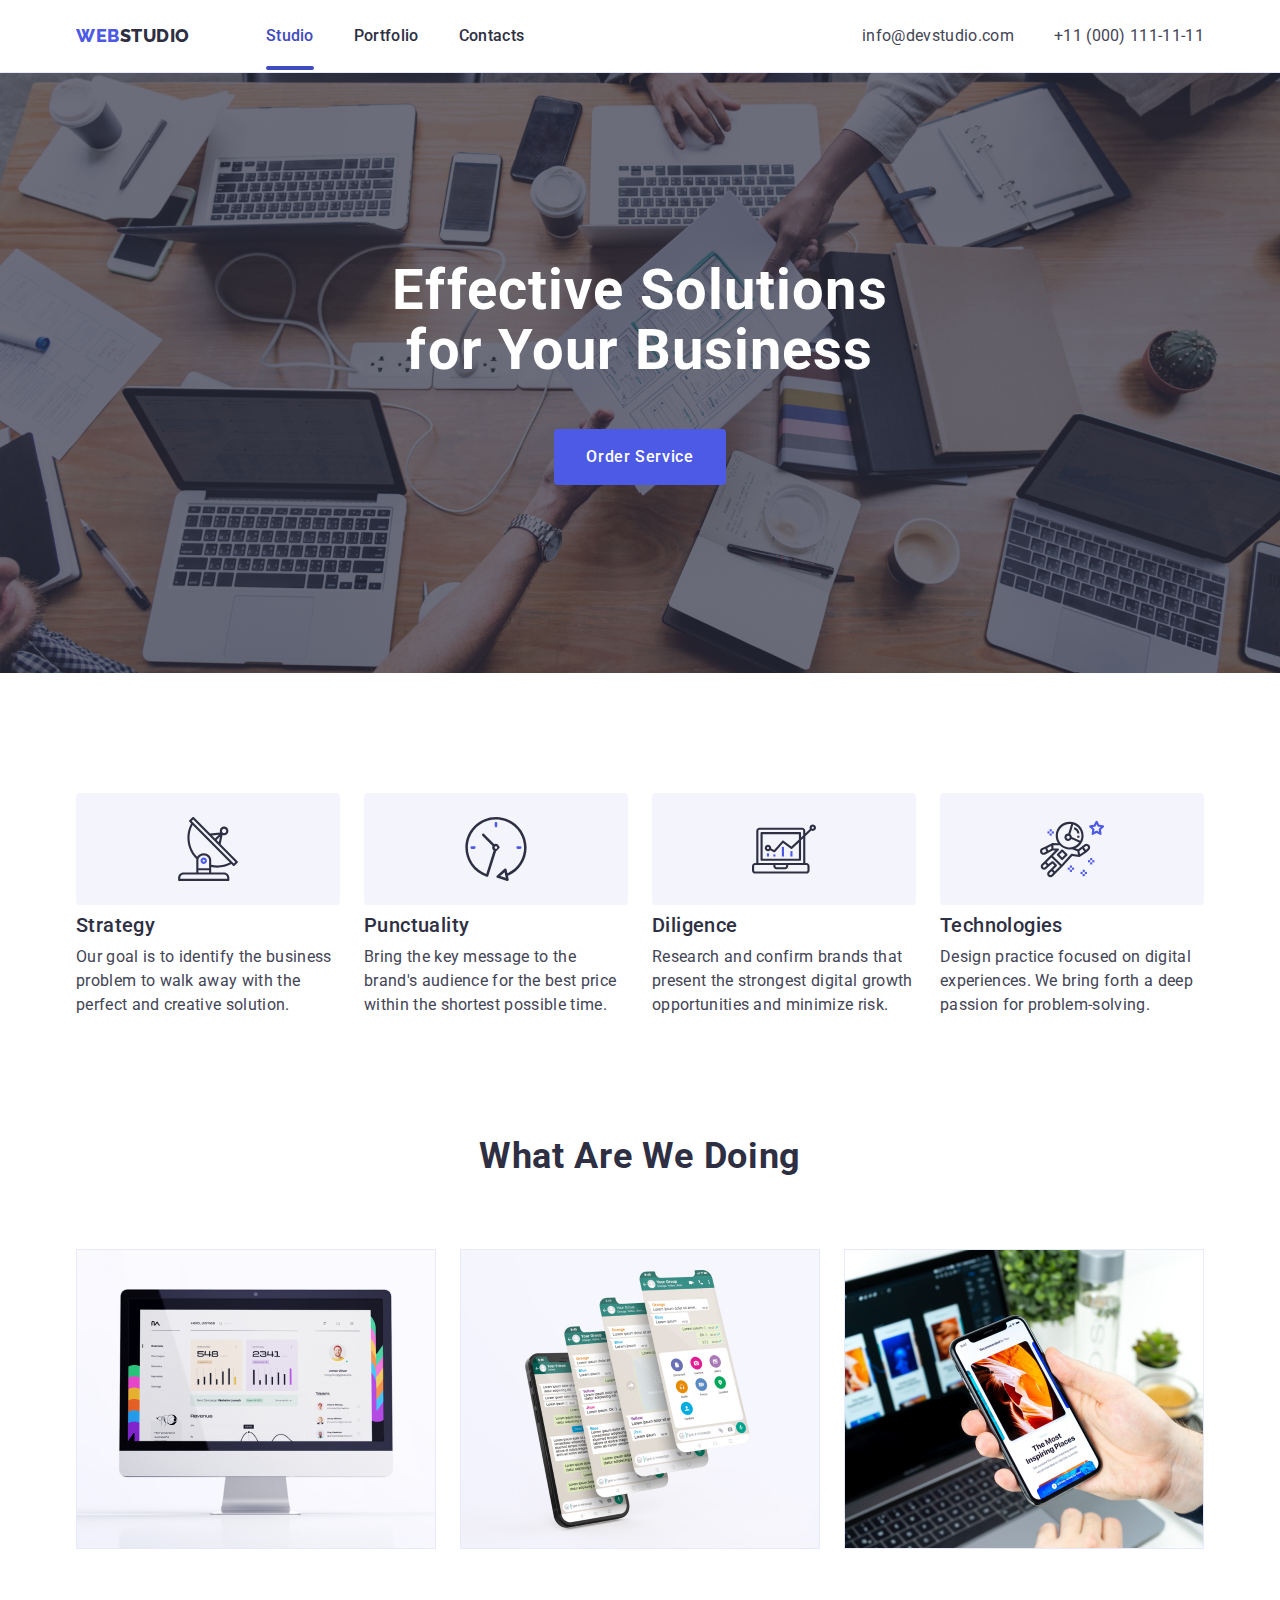
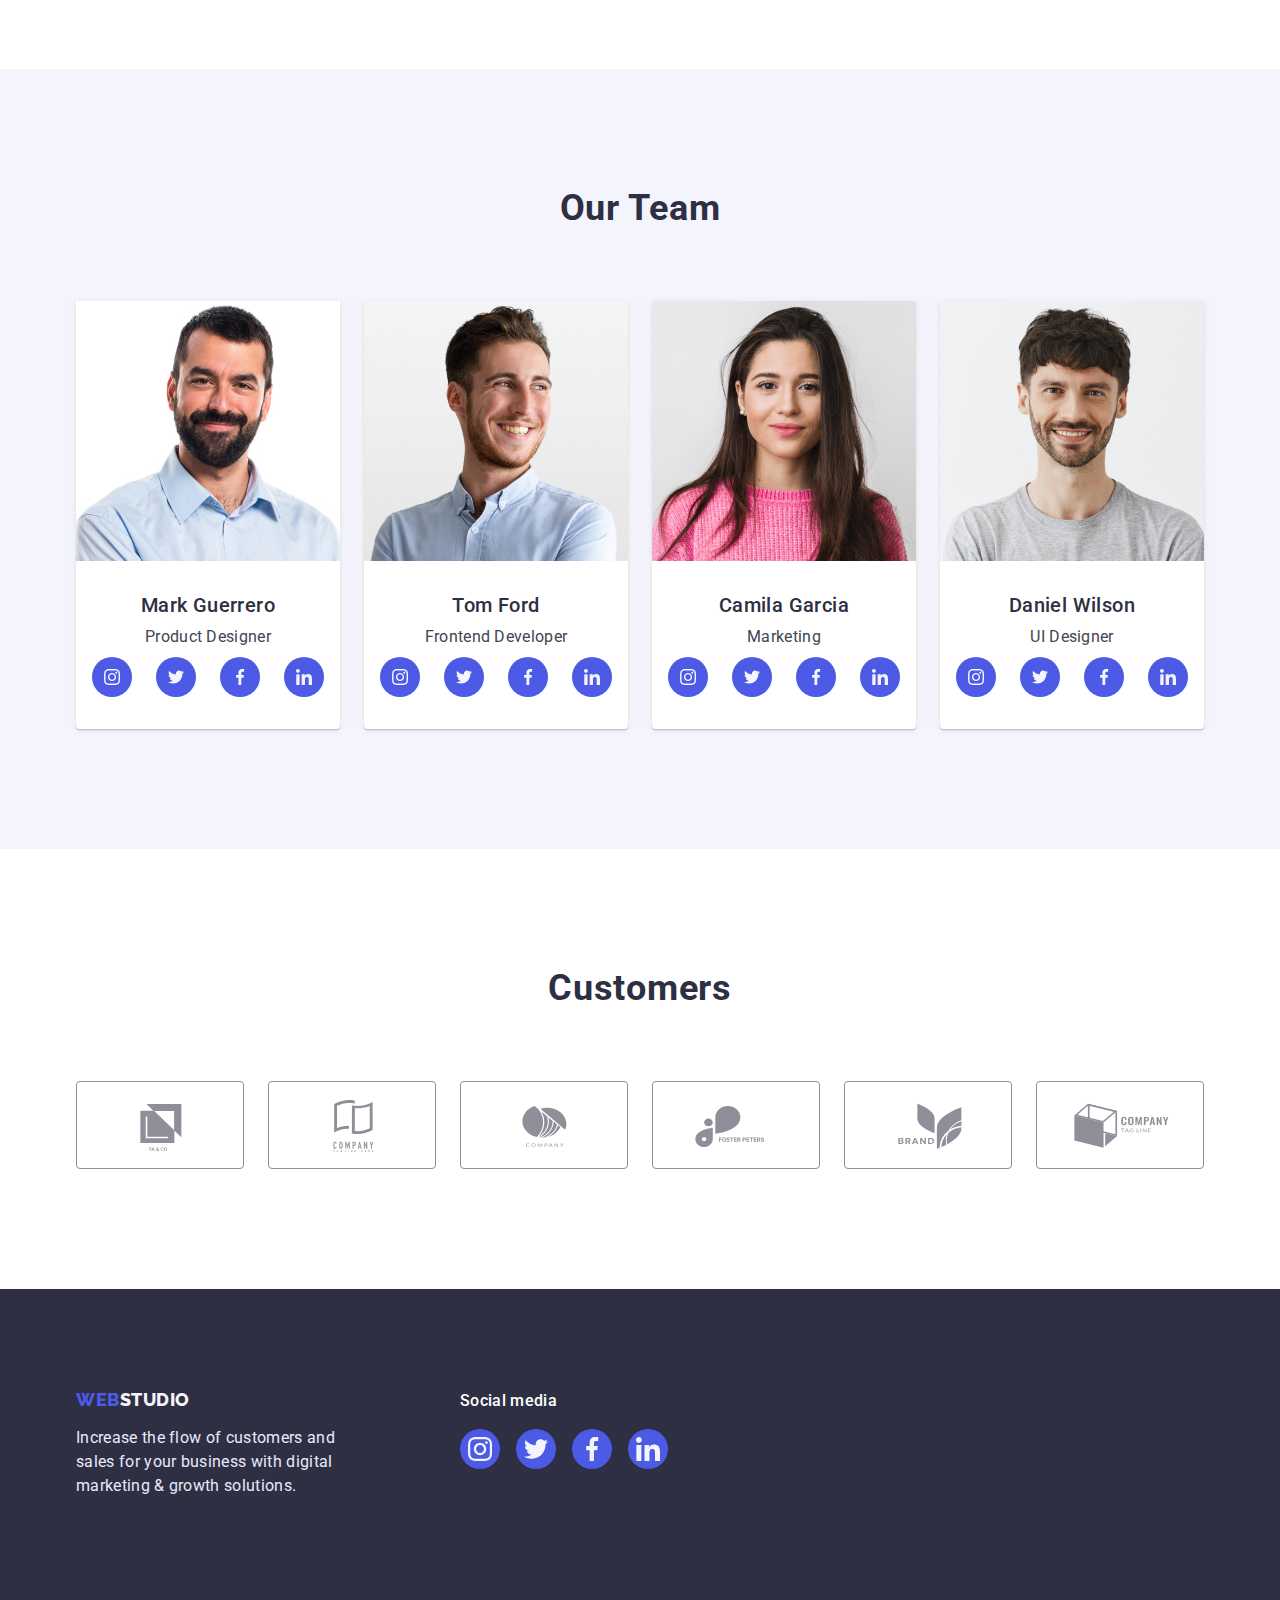
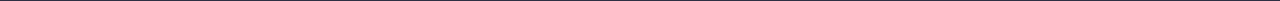
<file: index.html>
<!DOCTYPE html>
<html lang="en">
    <head>
        <meta charset="UTF-8">
        <meta http-equiv="X-UA-Compatible" content="IE=edge">
        <meta name="viewport" content="width=device-width, initial-scale=1.0">
        <title>WebStudio</title>

        <!--Шрифты на https://fonts.google.com/-->
        <link rel="preconnect" href="https://fonts.googleapis.com">
        <link rel="preconnect" href="https://fonts.gstatic.com" crossorigin>
        <link rel="stylesheet" href="https://cdnjs.cloudflare.com/ajax/libs/modern-normalize/1.1.0/modern-normalize.min.css">
        <link href="https://fonts.googleapis.com/css2?family=Raleway:wght@800&family=Roboto:wght@400;500;700;900&display=swap" rel="stylesheet">

        <!--Подключаем стили-->
        <link rel="stylesheet" href="./css/styles.css">
    </head>
    <body>

        <!--Header section-->
        <header class="header">
            <div class="header-container container">
                <nav class="header-nav">
                    <a class="logo-web link" href="./index.html"> Web<span class="logo-studio link">Studio</span></a>
                    <ul class="menu list">
                        <li class="menu-item"><a class="menu-link link actual-link actual" href="./index.html">Studio</a></li>
                        <li class="menu-item"><a class="menu-link link" href="./portfolio.html">Portfolio</a></li>
                        <li class="menu-item"><a class="menu-link link" href="">Contacts</a></li>
                    </ul>
                </nav>
                
                    <address class="contacts">
                        <ul class="contact-nav list">
                            <li class="contact-list"><a class="contact-info link" href="mailto:info@devstudio.com">info@devstudio.com</a></li>
                            <li class="contact-list"><a class="contact-info link" href="tel:+110001111111">+11 (000) 111-11-11</a></li>
                        </ul>
                    </address>  
            </div>       
        </header> 

        <main class="hero">

            <!--Ad section-->
            <section class="hero-section">
                <div class="container">
                    <h1 class="hero-title">Effective Solutions for Your Business</h1>
                    <button class="hero-btn" type="button" data-modal-open>Order Service</button>
                </div>
              
            </section>

            <!--Section 1-->
            <section class="features-section">
                <div class="container">
                    <h2 class="hiden-index" hidden>Features</h2>
                    <ul class="features-list list">
                        <li class="features-item icon-Icon-1">
                            <div class="feature-icons">
                                <svg class="feature-icon" width="64" height="64"> 
                                    <use href="./images/icons.svg#icon-antenna-1"></use>
                                </svg>
                                </div>
                            <h3 class="features-title title" >Strategy</h3>
                            <p class="features-text">
                              Our goal is to identify the business problem to walk away with the perfect and
                              creative solution.
                            </p>
                        </li>
                        <li class="features-item icon-Icon-2">  
                            <div class="feature-icons">
                                <svg class="feature-icon" width="64" height="64"> 
                                    <use href="./images/icons.svg#icon-clock-1"></use>
                                </svg>
                                </div>
                            <h3 class="features-title title">Punctuality</h3>
                            <p class="features-text">
                              Bring the key message to the brand's audience for the best price within the shortest
                              possible time.
                            </p>
                        </li>
                        <li class="features-item icon-Icon-3"> 
                             <div class="feature-icons">
                                <svg class="feature-icon" width="64" height="64"> 
                                    <use href="./images/icons.svg#icon-diagram-1"></use>
                                </svg>
                                </div>
                            <h3 class="features-title title">Diligence</h3>
                            <p class="features-text">
                              Research and confirm brands that present the strongest digital growth opportunities
                              and minimize risk.
                            </p>
                        </li>
                        <li class="features-item icon-Icon-4">  
                            <div class="feature-icons">
                                <svg class="feature-icon" width="64" height="64"> 
                                    <use href="./images/icons.svg#icon-astronaut-1"></use>
                                </svg>
                                </div>
                            <h3 class="features-title title">Technologies</h3>
                            <p class="features-text">
                              Design practice focused on digital experiences. We bring forth a deep passion for
                              problem-solving.
                            </p>
                        </li>
                    </ul>
                </div>
            </section>

            <!--We doing-->
            <section class="work-section">
                <div class="container">
                    <h2 class="section-title">What are we doing</h2>
                <ul class="work-list list">
                  <li class="work-item">
                    <img class="work-img" src="./images/gallery/doing1.jpg" alt="img1" width="360" height="300">
                  </li>
                  <li class="work-item">
                    <img class="work-img" src="./images/gallery/doing2.jpg" alt="img2" width="360" height="300">
                  </li>
                  <li class="work-item">
                    <img class="work-img" src="./images/gallery/doing3.jpg" alt="img3" width="360" height="300">
                  </li>
                </ul>
                </div>
            </section> 

            <!--Team section-->
            <section class="team-section">
                <div class="container">
                    <h2 class="section-title">Our Team</h2>
                    <ul class="team-list list">
                        <li class="team-item">
                            <img class="team-img" src="./images/team/mark-guerrero.jpg" alt="Mark Guerrero" width="264" height="260">
                            <div class="team-card">
                                <h3 class="team-worker">Mark Guerrero</h3>
                                <p class="team-profession">Product Designer</p>

                                <ul class="list soc-list">
                    
                                    <li class="soc-icons">
                                        <a href="" class="soc-link">
                                            <svg class="soc-icon" width="16" height="16">
                                                <use href="./images/icons.svg#icon-instagram-2"></use>
                                            </svg> 
                                        </a>
                                    </li>
                            
                                    <li class="soc-icons">
                                        <a href="" class="soc-link">
                                            <svg class="soc-icon" width="16" height="16">
                                                <use href="./images/icons.svg#icon-twitter-1"></use>
                                            </svg> 
                                        </a>
                                    </li>
                            
                                    <li class="soc-icons">
                                        <a href="" class="soc-link">
                                            <svg class="soc-icon" width="16" height="16">
                                                <use href="./images/icons.svg#icon-facebook-1"></use>
                                            </svg> 
                                        </a>
                                    </li>
        
                                    <li class="soc-icons">
                                        <a href="" class="soc-link">
                                            <svg class="soc-icon" width="16" height="16">
                                                <use href="./images/icons.svg#icon-linkedin-1"></use>
                                            </svg> 
                                        </a>
                                    </li>
                                </ul>
                            
                            </div>
                        </li>
                        <li class="team-item">
                            <img class="team-img" src="./images/team/tom-ford.jpg" alt="Tom Ford" width="264" height="260">
                            <div class="team-card">
                                <h3 class="team-worker">Tom Ford</h3>
                                <p class="team-profession">Frontend Developer</p>
                            
                                <ul class="list soc-list">
                    
                                    <li class="soc-icons">
                                        <a href="" class="soc-link">
                                            <svg class="soc-icon" width="16" height="16">
                                                <use href="./images/icons.svg#icon-instagram-2"></use>
                                            </svg> </a>
                                    </li>
                            
                                    <li class="soc-icons">
                                        <a href="" class="soc-link">
                                            <svg class="soc-icon" width="16" height="16">
                                                <use href="./images/icons.svg#icon-twitter-1"></use>
                                            </svg> </a>
                                    </li>
                            
                                    <li class="soc-icons">
                                        <a href="" class="soc-link">
                                            <svg class="soc-icon" width="16" height="16">
                                                <use href="./images/icons.svg#icon-facebook-1"></use>
                                            </svg> </a>
                                    </li>
        
                                    <li class="soc-icons">
                                        <a href="" class="soc-link">
                                            <svg class="soc-icon" width="16" height="16">
                                                <use href="./images/icons.svg#icon-linkedin-1"></use>
                                            </svg> </a>
                                    </li>
                                </ul>
                            </div>
                        </li>
                        <li class="team-item">
                            <img class="team-img" src="./images/team/camila-garcia.jpg" alt="Camila Garcia" width="264" height="260">
                             <div class="team-card">
                                <h3 class="team-worker">Camila Garcia</h3>
                                <p class="team-profession">Marketing</p>

                                <ul class="list soc-list">
                    
                                    <li class="soc-icons">
                                        <a href="" class="soc-link">
                                            <svg class="soc-icon" width="16" height="16">
                                                <use href="./images/icons.svg#icon-instagram-2"></use>
                                            </svg> </a>
                                    </li>
                            
                                    <li class="soc-icons">
                                        <a href="" class="soc-link">
                                            <svg class="soc-icon" width="16" height="16">
                                                <use href="./images/icons.svg#icon-twitter-1"></use>
                                            </svg> </a>
                                    </li>
                            
                                    <li class="soc-icons">
                                        <a href="" class="soc-link">
                                            <svg class="soc-icon" width="16" height="16">
                                                <use href="./images/icons.svg#icon-facebook-1"></use>
                                            </svg> </a>
                                    </li>
        
                                    <li class="soc-icons">
                                        <a href="" class="soc-link">
                                            <svg class="soc-icon" width="16" height="16">
                                                <use href="./images/icons.svg#icon-linkedin-1"></use>
                                            </svg> </a>
                                    </li>
                                </ul>
                             </div>
                        </li>
                        <li class="team-item">
                            <img class="team-img" src="./images/team/daniel-wilson.jpg" alt="Daniel Wilson" width="264" height="260">
                             <div class="team-card">
                                <h3 class="team-worker">Daniel Wilson</h3>
                                <p class="team-profession">UI Designer</p>

                                <ul class="list soc-list">
                    
                                    <li class="soc-icons">
                                        <a href="" class="soc-link">
                                            <svg class="soc-icon" width="16" height="16">
                                                <use href="./images/icons.svg#icon-instagram-2"></use>
                                            </svg> </a>
                                    </li>
                            
                                    <li class="soc-icons">
                                        <a href="" class="soc-link">
                                            <svg class="soc-icon" width="16" height="16">
                                                <use href="./images/icons.svg#icon-twitter-1"></use>
                                            </svg> </a>
                                    </li>
                            
                                    <li class="soc-icons">
                                        <a href="" class="soc-link">
                                            <svg class="soc-icon" width="16" height="16">
                                                <use href="./images/icons.svg#icon-facebook-1"></use>
                                            </svg> </a>
                                    </li>
        
                                    <li class="soc-icons">
                                        <a href="" class="soc-link">
                                            <svg class="soc-icon" width="16" height="16">
                                                <use href="./images/icons.svg#icon-linkedin-1"></use>
                                            </svg> </a>
                                    </li>
                                </ul>
                             </div>
                        </li>
                    </ul>
                </div>
            </section>

            <!--Customers section-->
            <section class="customers">
                <div class="container">
                     <h2 class="section-title customers-title">Customers</h2>
                
                    <ul class="customers-list list">
                        <li class="customers-item">
                            <a href="" class="customers-link">
                            <svg width="104" height="56" class="logo">
                                <use href="./images/icons.svg#icon-Logo"></use>
                            </svg>
                        </a></li>
    
    
    
                        <li class="customers-item">
                            <a href="" class="customers-link">
                            <svg width="104" height="56" class="logo">
                                <use href="./images/icons.svg#icon-Logo-1"></use>
                            </svg>
                        </a></li>
    
                        <li class="customers-item">
                            <a href="" class="customers-link">
                            <svg width="104" height="56" class="logo">
                                <use href="./images/icons.svg#icon-Logo-2"></use>
                            </svg>
                        </a></li>
    
                        <li class="customers-item">
                            <a href="" class="customers-link">
                            <svg width="104" height="56" class="logo">
                                <use href="./images/icons.svg#icon-Logo-3"></use>
                            </svg>
                        </a></li>
    
                        <li class="customers-item">
                            <a href="" class="customers-link">
                            <svg width="104" height="56" class="logo">
                                <use href="./images/icons.svg#icon-Logo-4"></use>
                            </svg>
                        </a></li>
    
                        <li class="customers-item">
                            <a href="" class="customers-link">
                            <svg width="104" height="56" class="logo">
                                <use href="./images/icons.svg#icon-Logo-5"></use>
                            </svg>
                        </a></li>
                    </ul>
                </div>
            </section>
        </main>

       <!--Footer section-->
    <footer class="footer">
        <div class="container footer-container">
            <div class="footer-logo-container">
                <a class="logo-web link logo-footer" href="./index.html"> Web<span class="logo-studio link logo-studio-footer ">Studio</span></a>      
                <p class="info-footer">Increase the flow of customers and sales for your business with digital marketing & growth solutions.</p>
            </div> 
  
            <div class="footer-soc-container">
                <p class="title-media soc-text">Social media</p>
                <ul class="list soc-list soc-list-footer">
                    
                    <li class="soc-icons">
                        <a href="" class="soc-link soc-link-footer">
                            <svg class="soc-icon" width="24" height="24">
                                <use href="./images/icons.svg#icon-instagram-2"></use>
                            </svg> 
                        </a>
                    </li>
            
                    <li class="soc-icons">
                        <a href="" class="soc-link soc-link-footer">
                            <svg class="soc-icon" width="24" height="24">
                                <use href="./images/icons.svg#icon-twitter-1"></use>
                            </svg> 
                        </a>
                    </li>
            
                    <li class="soc-icons">
                        <a href="" class="soc-link soc-link-footer">
                            <svg class="soc-icon" width="24" height="24">
                                <use href="./images/icons.svg#icon-facebook-1"></use>
                            </svg> 
                        </a>
                    </li>
  
                    <li class="soc-icons">
                        <a href="" class="soc-link soc-link-footer">
                            <svg class="soc-icon" width="24" height="24">
                                <use href="./images/icons.svg#icon-linkedin-1"></use>
                            </svg> 
                        </a>
                    </li>
  
                </ul>
            </div>
        </div>    
    </footer>

        <div class="backdrop is-hidden" data-modal>
            <div class="modal">
              <button type="button" class="modal-close-btn" data-modal-close>
                <svg class="modal-close-icon" width="8" height="8">
                  <use href="./images/icons.svg#icon-close-black"></use>
                </svg>
              </button>
            </div>
          </div>

        <script src="./js/modal.js"></script>
    </body>
</html>
</file>
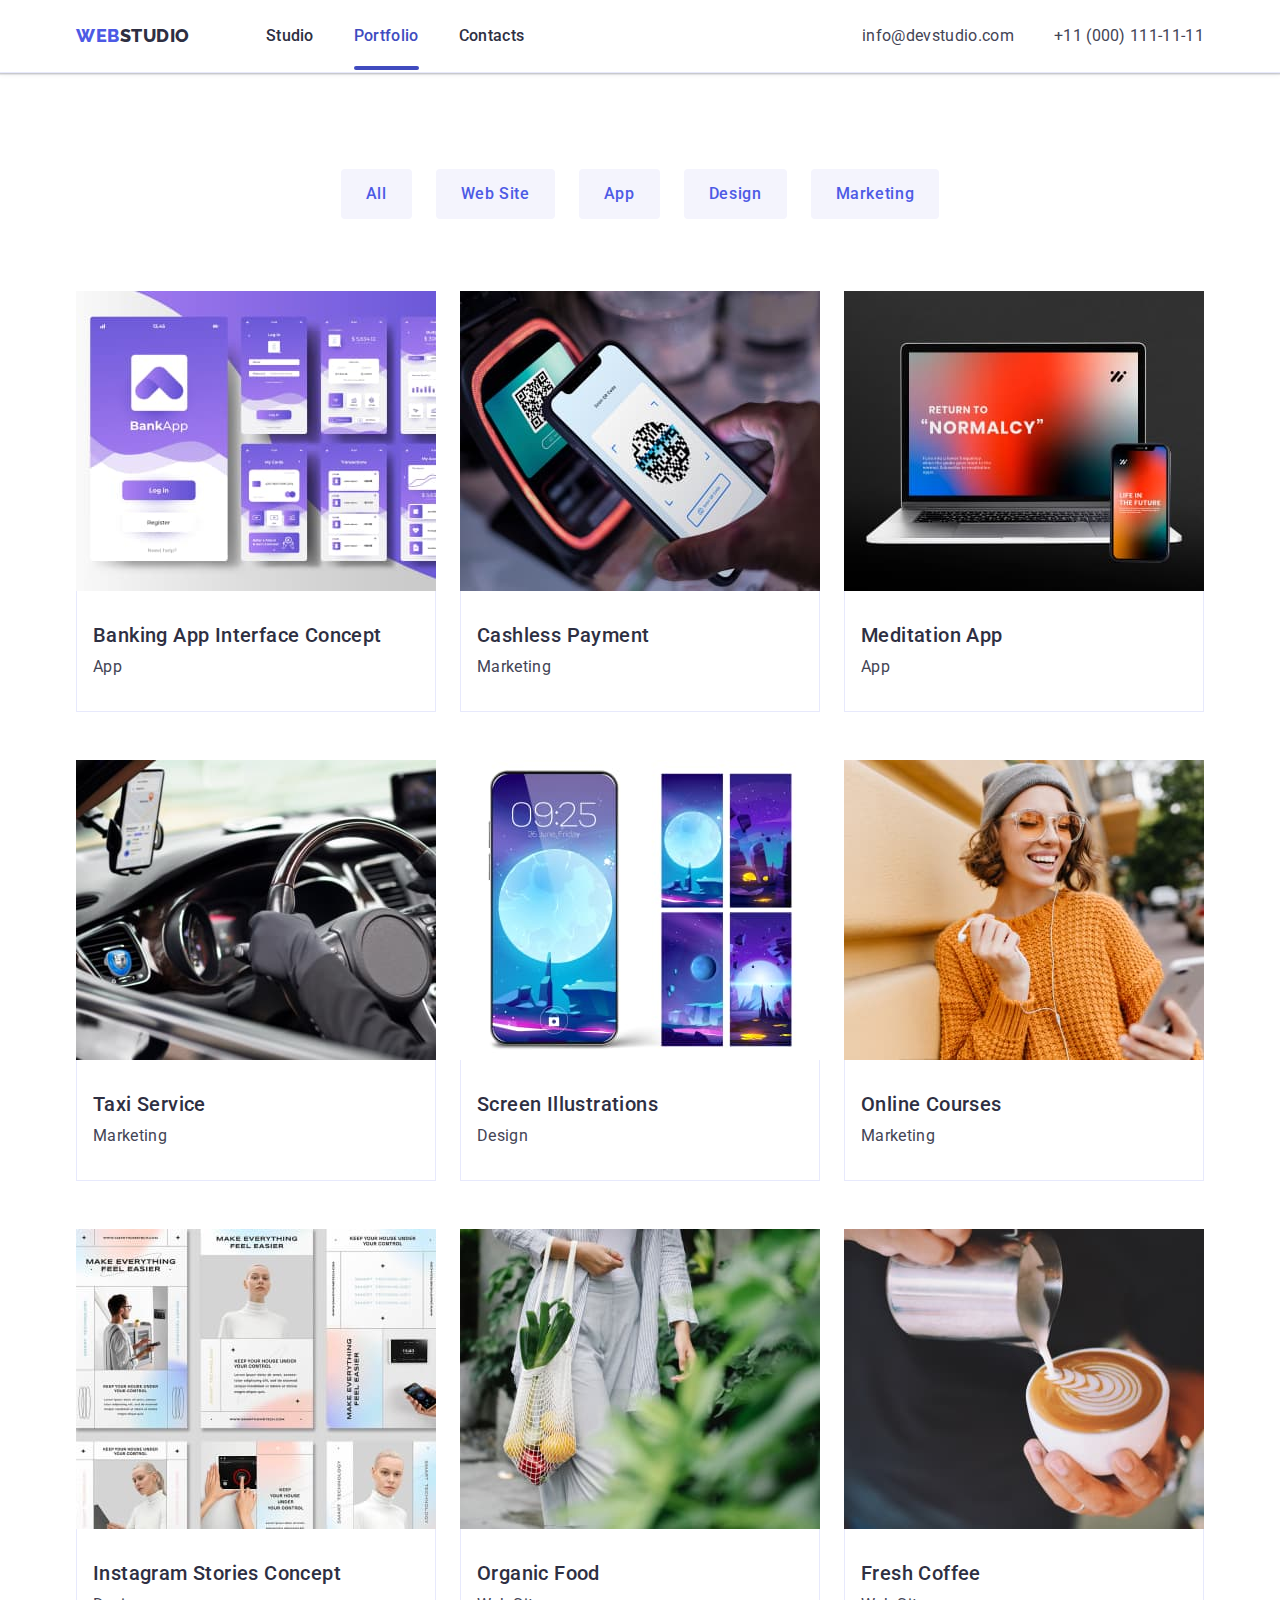
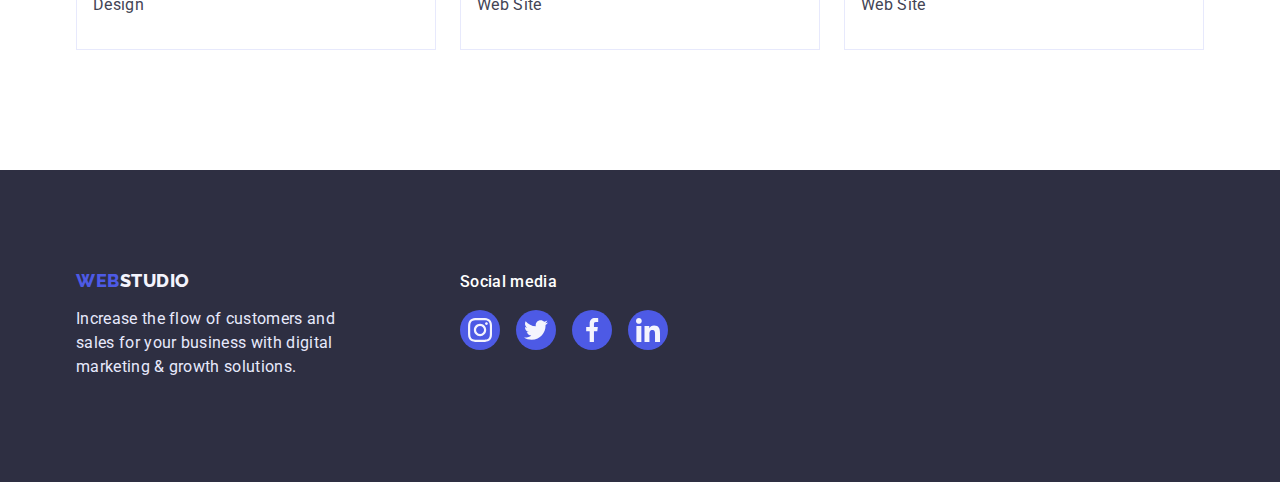
<file: portfolio.html>
<!DOCTYPE html>
<html lang="en">
    <head>
        <meta charset="UTF-8">
        <meta http-equiv="X-UA-Compatible" content="IE=edge">
        <meta name="viewport" content="width=device-width, initial-scale=1.0">
        <title>Portfolio</title>
        <link rel="preconnect" href="https://fonts.googleapis.com">
        <link rel="preconnect" href="https://fonts.gstatic.com" crossorigin>
        <link rel="stylesheet" href="https://cdnjs.cloudflare.com/ajax/libs/modern-normalize/1.1.0/modern-normalize.min.css">
        <link
         href="https://fonts.googleapis.com/css2?family=Raleway:wght@800&family=Roboto:wght@400;500;700;900&display=swap"
         rel="stylesheet">
        <link rel="stylesheet" href="./css/styles.css">
    </head>
    <body>

        <!--Header section-->

               <!--Header section-->
               <header class="header">
                <div class="header-container container">
                    <nav class="header-nav">
                        <a class="logo-web link" href="./index.html"> Web<span class="logo-studio link">Studio</span></a>
                        <ul class="menu list">
                            <li class="menu-item"><a class="menu-link link" href="./index.html">Studio</a></li>
                            <li class="menu-item"><a class="menu-link link actual-link actual" href="./portfolio.html">Portfolio</a></li>
                            <li class="menu-item"><a class="menu-link link" href="">Contacts</a></li>
                        </ul>
                    </nav>
                    
                        <address class="contacts">
                            <ul class="contact-nav list">
                                <li class="contact-list"><a class="contact-info link" href="mailto:info@devstudio.com">info@devstudio.com</a></li>
                                <li class="contact-list"><a class="contact-info link" href="tel:+110001111111">+11 (000) 111-11-11</a></li>
                            </ul>
                        </address>  
                </div>       
            </header> 
        
    <main class="portfolio">
      <section class="portfolio-main">
        <div class="container">
          <h1 hidden>Portfolio</h1>
                <ul class="portfolio-btn-list list">
                  <li class="portfolio-btn-item"><button class="portfolio-btn filter-button" type="button">All</button></li>
                  <li class="portfolio-btn-item"><button class="portfolio-btn filter-button" type="button">Web Site</button></li>
                  <li class="portfolio-btn-item"><button class="portfolio-btn filter-button" type="button">App</button></li>
                  <li class="portfolio-btn-item"><button class="portfolio-btn filter-button" type="button">Design</button></li>
                  <li class="portfolio-btn-item"><button class="portfolio-btn filter-button" type="button">Marketing</button></li>
                </ul>

                <ul class="portfolio-list list">
                    <li class="portfolio-item">
                      <a class="link portfolio-link" href="">

                        <div class="portfolio-overlay">
                          <img src="./images/portfolio/banking-app-interface-concept.jpg"
                          alt="user interface concept"
                          width="360"
                          height="300">
                          <p class="overlay">14 Stylish and User-Friendly App Design Concepts · Task Manager App · Calorie Tracker App · Exotic Fruit Ecommerce App · Cloud Storage App</p>
                        </div>                               

                        <div class="container-content">
                          <h2 class="portfolio-list-title">Banking App Interface Concept</h2>
                          <p class="portfolio-list-text">App</p>
                        </div>                        
                      </a>
                    </li>

                    <li class="portfolio-item">
                      <a class="link portfolio-link" href="">

                        <div class="portfolio-overlay">
                          <img class="portfolio-img" src="./images/portfolio/cashless-payment.jpg"
                          alt="payment terminal"
                          width="360"
                          height="300">
                          <p class="overlay">14 Stylish and User-Friendly App Design Concepts · Task Manager App · Calorie Tracker App · Exotic Fruit Ecommerce App · Cloud Storage App</p>
                        </div> 

                        <div class="container-content">
                          <h2 class="portfolio-list-title">Cashless Payment</h2>
                          <p class="portfolio-list-text">Marketing</p>
                        </div>                       
                      </a>
                    </li>

                    <li class="portfolio-item">
                      <a class="link portfolio-link" href="">

                        <div class="portfolio-overlay">
                          <img class="portfolio-img" src="./images/portfolio/meditation-app.jpg"
                          alt="laptop interface"
                          width="360"
                          height="300">
                          <p class="overlay">14 Stylish and User-Friendly App Design Concepts · Task Manager App · Calorie Tracker App · Exotic Fruit Ecommerce App · Cloud Storage App</p>
                        </div> 

                        <div class="container-content">
                          <h2 class="portfolio-list-title">Meditation App</h2>
                          <p class="portfolio-list-text">App</p>
                        </div>                        
                      </a>
                    </li>

                    <li class="portfolio-item">
                      <a class="link portfolio-link" href="">

                        <div class="portfolio-overlay">
                          <img src="./images/portfolio/taxi-service.jpg"
                          alt="driving man"
                          width="360"
                          height="300">
                          <p class="overlay">14 Stylish and User-Friendly App Design Concepts · Task Manager App · Calorie Tracker App · Exotic Fruit Ecommerce App · Cloud Storage App</p>
                        </div> 

                        <div class="container-content">
                          <h2 class="portfolio-list-title">Taxi Service</h2>
                          <p class="portfolio-list-text">Marketing</p>
                        </div>                        
                      </a> 
                    </li>

                    <li class="portfolio-item">
                      <a class="link portfolio-link" href="">
                        
                        <div class="portfolio-overlay">
                          <img src="./images/portfolio/screen-illustration.jpg"
                          alt="screen illustration"
                          width="360"
                          height="300">
                          <p class="overlay">14 Stylish and User-Friendly App Design Concepts · Task Manager App · Calorie Tracker App · Exotic Fruit Ecommerce App · Cloud Storage App</p>
                        </div> 

                        <div class="container-content">
                          <h2 class="portfolio-list-title">Screen Illustrations</h2>
                          <p class="portfolio-list-text">Design</p>
                        </div>                        
                      </a>
                    </li>

                    <li class="portfolio-item">
                      <a class="link portfolio-link" href="">

                        <div class="portfolio-overlay">
                          <img src="./images/portfolio/online-courses.jpg"
                         alt="a student"
                         width="360"
                         height="300">
                          <p class="overlay">14 Stylish and User-Friendly App Design Concepts · Task Manager App · Calorie Tracker App · Exotic Fruit Ecommerce App · Cloud Storage App</p>
                        </div> 


                        <div class="container-content">
                          <h2 class="portfolio-list-title">Online Courses</h2>
                          <p class="portfolio-list-text">Marketing</p>
                        </div>                      
                      </a> 
                    </li>

                    <li class="portfolio-item">
                      <a class="link portfolio-link" href="">

                        <div class="portfolio-overlay">
                          <img src="./images/portfolio/instagram-story-concept.jpg"
                          alt="callories app user interface"
                          width="360"
                          height="300"> 
                          <p class="overlay">14 Stylish and User-Friendly App Design Concepts · Task Manager App · Calorie Tracker App · Exotic Fruit Ecommerce App · Cloud Storage App</p>
                        </div> 

                        <div class="container-content">
                          <h2 class="portfolio-list-title">Instagram Stories Concept</h2>
                          <p class="portfolio-list-text">Design</p>
                        </div>                      
                      </a>
                    </li>

                    <li class="portfolio-item">
                      <a class="link portfolio-link" href="">

                       <div class="portfolio-overlay">
                          <img src="./images/portfolio/organic-food.jpg"
                          alt="vegetables"
                          width="360"
                          height="300">
                          <p class="overlay">14 Stylish and User-Friendly App Design Concepts · Task Manager App · Calorie Tracker App · Exotic Fruit Ecommerce App · Cloud Storage App</p>
                        </div>                         

                        <div class="container-content">
                          <h2 class="portfolio-list-title">Organic Food</h2>
                          <p class="portfolio-list-text">Web Site</p>
                        </div>
                      </a>
                    </li>

                    <li class="portfolio-item">
                      <a class="link portfolio-link" href="">

                        <div class="portfolio-overlay">
                          <img src="./images/portfolio/fresh-coffee.jpg"
                          alt="man pouring coffee"
                          width="360"
                          height="300">
                          <p class="overlay">14 Stylish and User-Friendly App Design Concepts · Task Manager App · Calorie Tracker App · Exotic Fruit Ecommerce App · Cloud Storage App</p>
                        </div>                 
                  
                        <div class="container-content">
                          <h2 class="portfolio-list-title">Fresh Coffee</h2>
                          <p class="portfolio-list-text">Web Site</p>
                        </div>
                      </a>
                    </li>
                </ul>
        </div>
        
      </section>
    </main>
      

    <!--Footer section-->
    <footer class="footer">
      <div class="container footer-container">
          <div class="footer-logo-container">
              <a class="logo-web link logo-footer" href="./index.html"> Web<span class="logo-studio link logo-studio-footer ">Studio</span></a>      
              <p class="info-footer">Increase the flow of customers and sales for your business with digital marketing & growth solutions.</p>
          </div> 

          <div class="footer-soc-container">
              <p class="title-media soc-text">Social media</p>
              <ul class="list soc-list soc-list-footer">
                  
                  <li class="soc-icons">
                      <a href="" class="soc-link soc-link-footer">
                          <svg class="soc-icon" width="24" height="24">
                              <use href="./images/icons.svg#icon-instagram-2"></use>
                          </svg> 
                      </a>
                  </li>
          
                  <li class="soc-icons">
                      <a href="" class="soc-link soc-link-footer">
                          <svg class="soc-icon" width="24" height="24">
                              <use href="./images/icons.svg#icon-twitter-1"></use>
                          </svg> 
                      </a>
                  </li>
          
                  <li class="soc-icons">
                      <a href="" class="soc-link soc-link-footer">
                          <svg class="soc-icon" width="24" height="24">
                              <use href="./images/icons.svg#icon-facebook-1"></use>
                          </svg> 
                      </a>
                  </li>

                  <li class="soc-icons">
                      <a href="" class="soc-link soc-link-footer">
                          <svg class="soc-icon" width="24" height="24">
                              <use href="./images/icons.svg#icon-linkedin-1"></use>
                          </svg> 
                      </a>
                  </li>

              </ul>
          </div>
      </div>    
  </footer>
    </body>

</html>
</file>
<file: css/styles.css>
:root {
  --white: #ffffff;
  --iris: #4D5AE5;
  --ordinary-color: #434455;
  --title-color: #2E2F42;
  --button-bg: #F4F4FD;
  --button-bg-hover: #404BBF;
  --borders: #E7E9FC;  
  --transition-duration: 250ms;
  --transition-function: cubic-bezier(0.4, 0, 0.2, 1);
}

/* нет маркеров у списков */
.list {
  list-style: none;
  margin: 0;
  padding: 0;
}

 /* нет подчеркиваний ссылок */
.link {
  text-decoration: none;
}

/* курсор на кнопке */
button {
  font-family: inherit;
  cursor: pointer;
}

button:hover,
button:focus {
  background-color: var(--iris);
}

h1,
h2,
h3,
h4,
p {
  margin-top: 0;
  margin-bottom: 0;
}

ul,
ol {
  margin-top: 0;
  margin-bottom: 0;
  padding-left: 0;
}

img {
  display: block;
}

.container {
  width: 1158px;
  padding: 0 15px 0 15px;
  margin: 0 auto;
}

body {
  font-family: 'Roboto', sans-serif;
  color: var(--ordinary-color);
  background-color: var(--white);
}

  /* Header */

  .header {
    border-bottom: 1px solid var(--borders);
    box-shadow: 0px 2px 1px rgba(46, 47, 66, 0.08),
    0px 1px 1px rgba(46, 47, 66, 0.16),
    0px 1px 6px rgba(46, 47, 66, 0.08);
}

.header-container {
  display: flex;
  align-items: center;
}
.menu {
  display: flex;
  gap: 40px;
  align-items: center;
}
.header-nav {
  display: flex;
  align-items: center;
}

.menu-item {
  padding-top: 24px; 
  padding-bottom: 24px;
}

.actual::after {
  position: absolute;
  content: '';
  display: block;
  background-color: var(--button-bg-hover);
  border-radius: 2px;
  width: 100%;
  height: 4px;
  left: 0;
  bottom: -1px;
}

.menu-link {
  font-family: 'Roboto', sans-serif;
  font-style: normal;
  font-weight: 500;
  font-size: 16px;
  line-height: 1.5;
  letter-spacing: 0.02em;
  color: var(--title-color);
  padding-top: 24px;
  padding-bottom: 24px;
  transition-property: color;
  transition-duration: var(--transition-duration);
  transition-timing-function: var(--transition-function);
}

.actual-link {
  padding: 24px 0 24px 0;
  position: relative;
  color: #404bbf;
}

 .menu-link:hover,
 .menu-link:focus {
color: var(--button-bg-hover)
 }


 .contacts {
     font-style: normal;
     margin-left: auto;
 }

 .contact-info {
  font-family: 'Roboto', sans-serif;
  font-style: normal;
  font-weight: 400;
  font-size: 16px;
  line-height: 24px;
  letter-spacing: 0.02em;
  color: var(--ordinary-color);
  padding: 24px 0 24px 0;
  transition: color 250ms cubic-bezier(0.4, 0, 0.2, 1);
 }

 .contact-info:hover,
 .contact-info:focus {
     color: var(--button-bg-hover);
 }
 
 .contact-nav {
  display: flex;
  gap: 40px;
  align-items: center;
  padding-top: 24px;  
  padding-bottom: 24px;
  transition-property: color;
  transition-duration: var(--transition-duration);
  transition-timing-function: var(--transition-function);
}

 .logo-studio {
 color: var(--title-color);
 }

 .logo-web {
     font-family: 'Raleway', sans-serif;
     font-weight: 800;
     font-size: 18px;
     line-height: 1.17;
     align-items: center;
     letter-spacing: 0.03em;
     text-transform: uppercase;
     color: var(--iris);
     display: flex; 
     display: inline-block;
     margin-right: 76px;
    
  }
 
 /* Ad section */

.hero-section {
  background: var(--title-color);
  padding-top: 188px;
  padding-bottom: 188px;
  max-width: 1440px;
  height: 600px;
  margin: 0 auto;
  background-image: linear-gradient(
    rgba(46, 47, 66, 0.7),
    rgba(46, 47, 66, 0.7)
),
url('../images/people-office.jpg');
  background-repeat: no-repeat;
  background-position: center;
  background-size: cover;
}

.hero-title {
  font-family: 'Roboto', sans-serif;
  font-style: normal;
  font-weight: 700;
  font-size: 56px;
  line-height: 1.07;
  text-align: center;
  letter-spacing: 0.02em;
  color: var(--white);
  margin-bottom: 48px;
  width: 496px;
  margin-left: auto;
  margin-right: auto;
  font-size: 56px;
  max-width: 496px;
}

.hero-btn {
  background-color: var(--iris);
  font-family: 'Roboto', sans-serif;
  font-style: normal;
  font-weight: 500;
  font-size: 16px;
  height: 56px;
  line-height: 1.5;
  display: flex;
  align-items: center;
  letter-spacing: 0.04em;
  color: var(--white);
  cursor: pointer;
  list-style: none;
  border-color: var(--iris);
  border-radius: 4px;
  border: none;
  padding: 16px 32px;
  min-width: 169px;
  margin-left: auto;
  margin-right: auto;
  display: block;
  transition-property: background-color;
  transition-duration: var(--transition-duration);
  transition-timing-function: var(--transition-function);
}

.hero-btn:hover,
.hero-btn:focus {
  background-color: var(--button-bg-hover);
  color: var(--white);
}
  
/* Section 1 */
.features-section {
  margin-top: 0;
  padding: 120px 0 120px 0;
}

.title {
  margin-bottom: 8px;
  margin-top: 0;
}

.hiden-index {
  position: absolute;
  width: 1px;
  height: 1px;
  margin: -1px;
  border: 0;
  padding: 0;
  white-space: nowrap;
  clip-path: inset(100%);
  clip: rect(0 0 0 0);
  overflow: hidden;
  margin-bottom: 8px;
} 

.features-list {
  display: flex;
 gap: 24px;
}

.features-title {
font-family: 'Roboto', sans-serif;
font-style: normal;
font-weight: 500;
font-size: 20px;
line-height: 1.2;
letter-spacing: 0.02em;
color: var(--title-color);
}
.features-text {
  font-family: 'Roboto', sans-serif;
font-style: normal;
font-weight: 400;
font-size: 16px;
line-height: 1.5;
letter-spacing: 0.02em;
color: var(--ordinary-color);
}

.features-item {
  width: calc((100% - 72px) / 4);
}

.feature-icons {
  display: flex;
  align-items: center;
  justify-content: center;
  background-color: var(--button-bg);
  height: 112px;
  border-radius: 4px;
  margin-bottom: 8px;
}
 
/* We doing */
.section-title {
font-family: 'Roboto', sans-serif;
font-style: normal;
font-weight: 700;
font-size: 36px;
line-height: 1.11;
text-align: center;
letter-spacing: 0.02em;
text-transform: capitalize;
color: var(--title-color);
margin-bottom: 72px;

}
.work-section {
  padding-bottom: 120px;
}

.work-list {
    display: flex;
    gap: 24px;
}

.portfolio-list-title {
  font-family: 'Roboto', sans-serif;
  font-style: normal;
  font-weight: 500;
  font-size: 20px;
  line-height: 1.2;
  letter-spacing: 0.02em;
  color: var(--title-color);
  margin-bottom: 8px;
  margin-top: 0;
}

.portfolio-list-text {
font-family: 'Roboto', sans-serif;
font-style: normal;
font-weight: 400;
font-size: 16px;
line-height: 1.5;
text-align: center;
letter-spacing: 0.02em;
color: var(--ordinary-color);
}

.portfolio-main {
  padding-top: 96px;
  padding-bottom: 120px;

}

.team-section {
  padding: 120px 0 120px 0;
}

.team-worker {
  font-family: 'Roboto', sans-serif;
  font-style: normal;
  font-weight: 500;
  font-size: 20px;
  line-height: 1.2;
  text-align: center;
  letter-spacing: 0.02em;
  color: var(--title-color);
  text-align: center;
  margin-bottom: 8px;
  margin-top: 0;
}

.work-list {
  display: flex;
  gap: 24px;
}

.team-item  {
  background-color: var(--white);
  text-align: center;
  width: calc((100% - 72px) / 4);
  border-radius: 0px 0px 4px 4px;
}

.team-profession {
  font-family: 'Roboto', sans-serif;
font-style: normal;
font-weight: 400;
font-size: 16px;
line-height: 1.5;
text-align: center;
letter-spacing: 0.02em;
color: var(--ordinary-color);
text-align: center;
margin-bottom: 8px;
}

.team-section {
  background-color: var(--button-bg)
}

.team-list {
    display: flex;
    justify-content: center;
    gap: 24px;
}

.team-item {
  background-color: var(--white);
  box-shadow: 0px 1px 6px rgba(46, 47, 66, 0.08),
              0px 1px 1px rgba(46, 47, 66, 0.16),
              0px 2px 1px rgba(46, 47, 66, 0.08);
  border-radius: 0 0 4px 4px;
}

.team-card {
  padding: 32px 0px;
  border-radius: 0px 0px 4px 4px;
}

.soc-list {
  display: flex;
  justify-content: center;
  gap: 24px;
}

.soc-icons {
  width: 40px;
  height: 40px;
}

.soc-icon {
  fill: var(--button-bg);
}

.soc-link {
  width: 100%;
  height: 100%;
  background: var(--iris);
  border-radius: 50%;
  display: flex;
  align-items: center;
  justify-content: center;
  cursor: pointer;
  transition-property: background-color;
  transition-duration: var(--transition-duration);
  transition-timing-function: var(--transition-function);
}

.soc-link:hover,
.soc-link:focus {
  background: var(--button-bg-hover);
}

/* Customers */

.customers {
  padding-top: 120px;
  padding-bottom: 120px;
}

.customers-title{
  font-size: 36px;
  line-height: 1.1;
  color: var(--title-color);
  margin-bottom: 72px;
  text-align: center;
}

.customers-list {
  display: flex;
  gap: 24px;
}

.customers-item {
  width: calc((100% - 120px) / 6);
  height: 88px;
}

.customers-link {
  height: 100%;
  width: 100%;
  border: 1px solid #8e8f99;
  color: #8e8f99;
  border-radius: 4px;
  display: flex;
  align-items: center;
  justify-content: center;
  transition-property: border-color, color;
  transition-duration: var(--transition-duration);
  transition-timing-function: var(--transition-function);
}

.customers-link:hover,
.customers-link:focus {
  border-color: var(--button-bg-hover);
  color: var(--button-bg-hover);
}

.logo {
  fill: currentColor;
}

/* Footer section */
.footer {
  background: var(--title-color);
  height: 312px;
  padding: 100px 0;
}

.footer-container {
  align-items: baseline;
  display: flex;
  gap: 120px;
}

.footer-logo-container {
  margin-right: 0;
  width: 264px;
  gap: 120px;
}

.info-footer {
  font-size: 16px;
  line-height: 1.5;
  letter-spacing: 0.02em;
  color: var(--borders);
  margin: 0;
  
}

  .logo-studio-footer { 
  color: var(--button-bg);
  text-decoration-line: none;
}

.logo-studio-footer:visited {
    color: var(--button-bg);
}

.logo-footer {
  margin-bottom: 16px;
}

.footer-soc-container {
  display: block;
}

.soc-list-footer {
  gap: 16px;

}

.soc-text {
margin-bottom: 16px;
font-weight: 500;
font-size: 16px;
line-height: 24px;
letter-spacing: 0.02em;
color:var(--white);
}

.soc-link-footer:hover,
.soc-link-footer:focus {
  background-color: #31d0aa;
}

/* Portfolio Page */

.container-content {
  padding: 32px 16px;
  border: 1px solid var(--borders);
  border-top: none;
}

.portfolio-item {
  width: calc((100% - 48px) / 3);
}

.portfolio-list-title {
  font-family: 'Roboto', sans-serif;
  font-style: normal;
  font-weight: 500;
  font-size: 20px;
  line-height: 1.2;
  letter-spacing: 0.02em;
  color: #2e2f42;
  margin-bottom: 8px;
}

.portfolio-list-text {
  font-family: 'Roboto', sans-serif;
  font-style: normal;
  display: inline-block;
  font-size: 16px;
  font-weight: 400;
  line-height: 1.5;
  letter-spacing: 0.02em;
  margin: 0; 
  color: var(--ordinary-color);
  }

.portfolio-list {
  display: flex;
  flex-wrap: wrap;
  row-gap: 48px;
  column-gap: 24px;
}

.portfolio-link {
  display: block;
  transition: box-shadow 250ms cubic-bezier(0.4, 0, 0.2, 1);
}

.portfolio-link:hover,
.portfolio-link:focus {
  box-shadow: 0px 1px 6px rgba(46, 47, 66, 0.08),
               0px 1px 1px rgba(46, 47, 66, 0.16),
              0px 2px 1px rgba(46, 47, 66, 0.08);
}

.portfolio-overlay {
  position: relative;
  overflow: hidden;
}

.overlay {
  font-family: 'Roboto';
  font-style: normal;
  font-weight: 400;
  font-size: 16px;
  line-height: 24px;
  letter-spacing: 0.02em;
  padding: 40px 32px;
  top: 0;
  left: 0;
  height: 100%;
  color: rgba(244, 244, 253, 1);
  background: var(--iris);
  position: absolute;
  width: 100%;
  height: 100%;
  overflow: auto;
  transform: translateY(100%);
  transition-property: transform;
  transition-duration: var(--transition-duration);
  transition-timing-function: var(--transition-function);
}

.portfolio-link:hover .overlay,
.portfolio-link:focus .overlay {
transform: translate(0%);
}

.filter-button {
  font-family: 'Roboto', sans-serif;
  border-radius: 4px;
  padding: 12px 24px;
  border: 1px solid var(--borders);

}

.filter-button:hover,
.filter-button:focus {
  border: 1px solid transparent;
  box-shadow: 0px 3px 1px rgba(0, 0, 0, 0.1),
      0px 2px 1px rgba(0, 0, 0, 0.08),
      0px 2px 2px rgba(0, 0, 0, 0.12);;
}

.portfolio-btn {
  font-family: 'Roboto', sans-serif;
  border-radius: 4px;
  padding: 12px 24px;
  border: 1px solid var(--borders);
  font-style: normal;
  font-weight: 500;
  font-size: 16px;
  line-height: 24px;
  display: flex;
  align-items: center;
  text-align: center;
  letter-spacing: 0.04em;
  color: var(--iris); 
  background: var(--button-bg);
  border: 1px solid transparent;
  transition:  color 250ms cubic-bezier(0.4, 0, 0.2, 1), 
  background-color 250ms cubic-bezier(0.4, 0, 0.2, 1), 
  border-color 250ms cubic-bezier(0.4, 0, 0.2, 1), 
  box-shadow 250ms cubic-bezier(0.4, 0, 0.2, 1);
}

.portfolio-btn:hover,
.portfolio-btn:focus {
  border: 1px solid transparent;
  color: var(--white);
  background: var(--button-bg-hover);
}

.portfolio-btn-list {
  list-style: none;
  display: flex;
  gap: 24px;
  justify-content: center;
  margin-bottom: 72px;
  }

  /* Backdrop */

  .backdrop {
    position: fixed;
    top: 0;
    left: 0;
    width: 100%;
    height: 100%;
    background:rgba(46, 47, 66, 0.4);
    opacity: 1;
    visibility: visible;
    pointer-events: auto;
    transition: opacity, visibility; 
    transition-duration: var(--transition-duration);
    transition-timing-function: var(--transition-function);
  }

  .modal {
    position: absolute;
    top:50%;
    left: 50%;
    transform: translate(-50%, -50%);
    width: 408px;
    min-height: 584px;
    box-shadow: 0px 1px 1px rgba(0, 0, 0, 0.14), 
    0px 1px 3px rgba(0, 0, 0, 0.12), 
    0px 2px 1px rgba(0, 0, 0, 0.2);
    border-radius: 4px;
    background: rgba(252, 252, 252, 1);
    transition: transform;
    transition-duration: var(--transition-duration);
    transition-timing-function: var(--transition-function);
    }
    
  .modal-close-btn {
    position: absolute;
    top: 24px;
    right: 24px;
    display: flex;
    align-items: center;
    justify-content: center;
    width: 24px;
    height: 24px;
    padding: 0;
    background-color: var(--borders);
    border-radius: 50%;
    border: 1px solid rgba(0, 0, 0, 0.1);
    cursor: pointer;
    transition: background-color, border;
    transition-duration: var(--transition-duration);
    transition-timing-function: var(--transition-function);
   
    }

    .modal-close-btn:hover,
    .modal-close-btn:focus {
      background-color: var(--button-bg-hover);
      border: none;
      fill: var(--white);
    }

    .modal-close-icon {
      transition: fill;
      transition-duration: var(--transition-duration); 
      transition-timing-function: var(--transition-function);
    } 

  .is-hidden {
    opacity: 0;
    visibility: hidden;
    pointer-events: none;
  }
</file>
